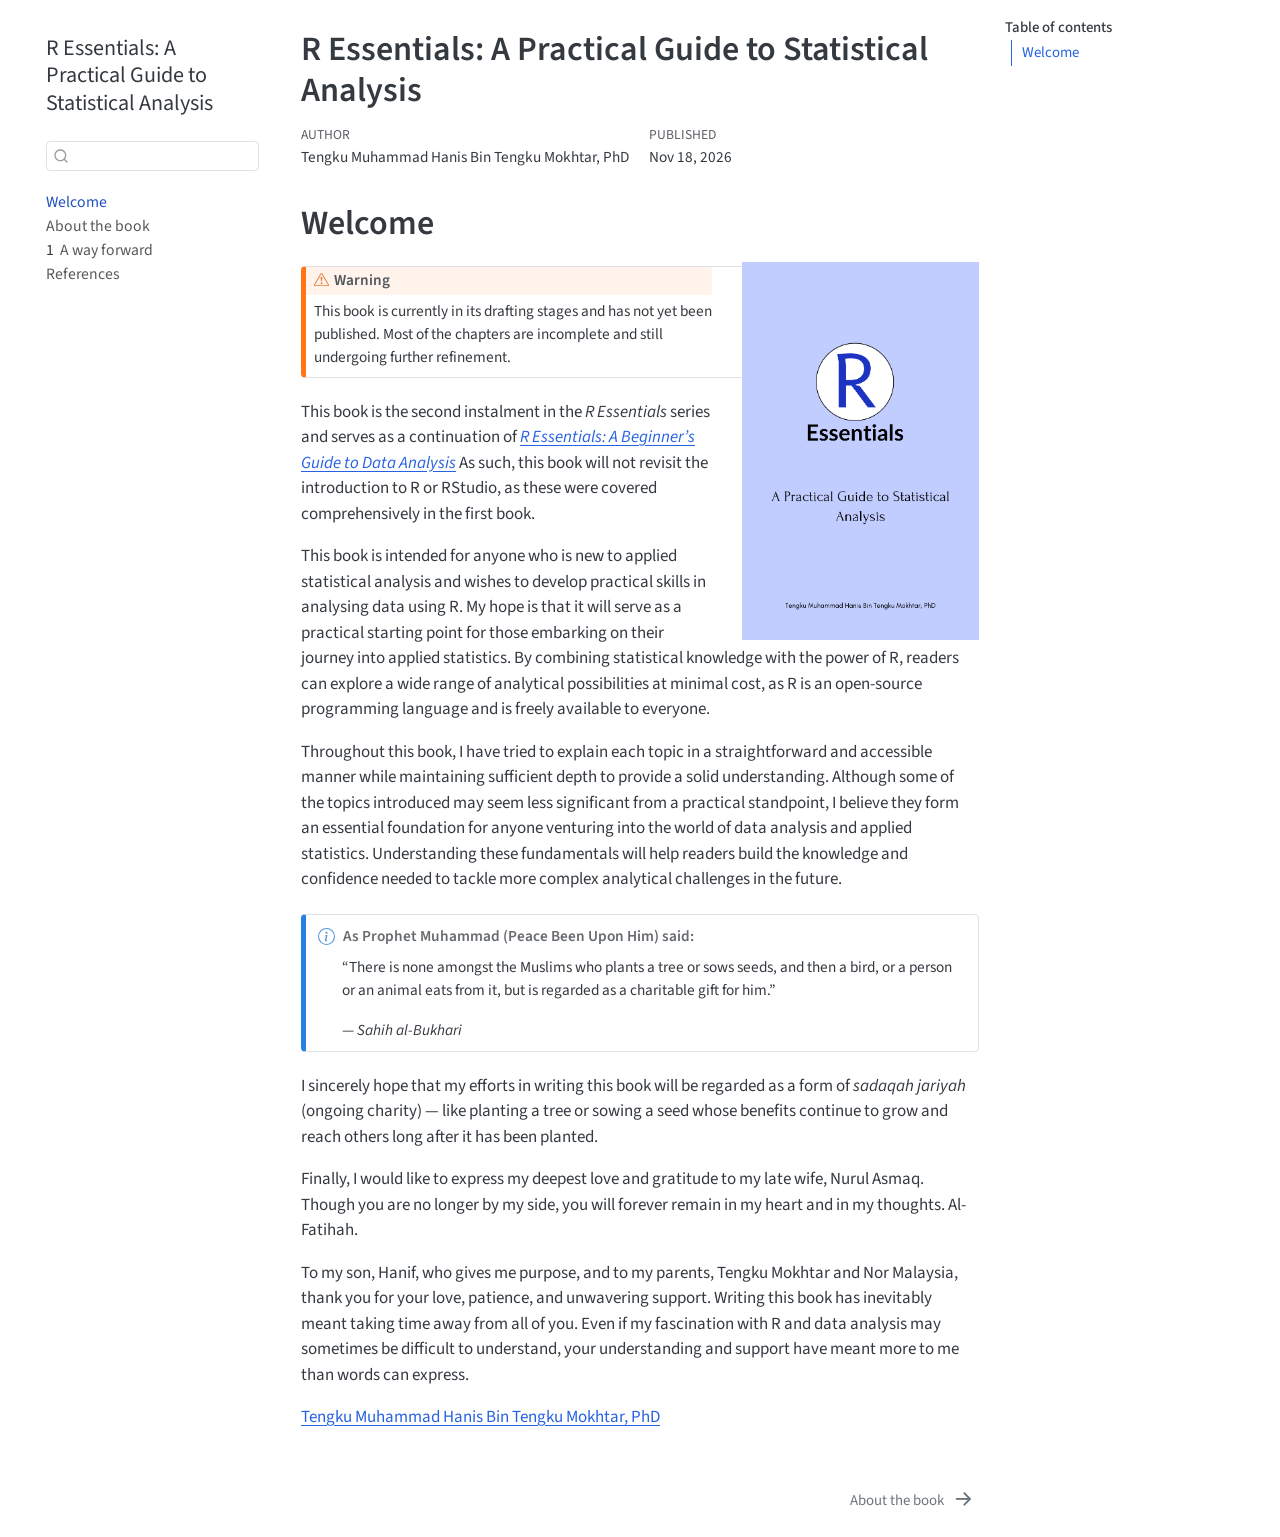
<file: docs/index.html>
<!DOCTYPE html>
<html xmlns="http://www.w3.org/1999/xhtml" lang="en" xml:lang="en"><head>

<meta charset="utf-8">
<meta name="generator" content="quarto-1.9.38">

<meta name="viewport" content="width=device-width, initial-scale=1.0, user-scalable=yes">

<meta name="author" content="Tengku Muhammad Hanis Bin Tengku Mokhtar, PhD">

<title>R Essentials: A Practical Guide to Statistical Analysis</title>
<style>
/* Default styles provided by pandoc.
** See https://pandoc.org/MANUAL.html#variables-for-html for config info.
*/
code{white-space: pre-wrap;}
span.smallcaps{font-variant: small-caps;}
div.columns{display: flex; gap: min(4vw, 1.5em);}
div.column{flex: auto; overflow-x: auto;}
div.hanging-indent{margin-left: 1.5em; text-indent: -1.5em;}
ul.task-list{list-style: none;}
ul.task-list li input[type="checkbox"] {
  width: 0.8em;
  margin: 0 0.8em 0.2em -1em; /* quarto-specific, see https://github.com/quarto-dev/quarto-cli/issues/4556 */ 
  vertical-align: middle;
}
</style>


<script src="site_libs/quarto-nav/quarto-nav.js"></script>
<script src="site_libs/quarto-nav/headroom.min.js"></script>
<script src="site_libs/clipboard/clipboard.min.js"></script>
<script src="site_libs/quarto-search/autocomplete.umd.js"></script>
<script src="site_libs/quarto-search/fuse.min.js"></script>
<script src="site_libs/quarto-search/quarto-search.js"></script>
<meta name="quarto:offset" content="./">
<link href="./about.html" rel="next">
<link href="./images/thumbnail2.png" rel="icon" type="image/png">
<script src="site_libs/quarto-html/quarto.js" type="module"></script>
<script src="site_libs/quarto-html/tabsets/tabsets.js" type="module"></script>
<script src="site_libs/quarto-html/popper.min.js"></script>
<script src="site_libs/quarto-html/tippy.umd.min.js"></script>
<script src="site_libs/quarto-html/anchor.min.js"></script>
<link href="site_libs/quarto-html/tippy.css" rel="stylesheet">
<link href="site_libs/quarto-html/quarto-syntax-highlighting-15634bcf2e68342d4ad2dfa704d543f6.css" rel="stylesheet" id="quarto-text-highlighting-styles">
<script src="site_libs/bootstrap/bootstrap.min.js"></script>
<link href="site_libs/bootstrap/bootstrap-icons.css" rel="stylesheet">
<link href="site_libs/bootstrap/bootstrap-ff9e298185e5e01f162421b0b294a7ca.min.css" rel="stylesheet" append-hash="true" id="quarto-bootstrap" data-mode="light">
<script id="quarto-search-options" type="application/json">{
  "location": "sidebar",
  "copy-button": false,
  "collapse-after": 3,
  "panel-placement": "start",
  "type": "textbox",
  "limit": 50,
  "keyboard-shortcut": [
    "f",
    "/",
    "s"
  ],
  "show-item-context": false,
  "language": {
    "search-no-results-text": "No results",
    "search-matching-documents-text": "matching documents",
    "search-copy-link-title": "Copy link to search",
    "search-hide-matches-text": "Hide additional matches",
    "search-more-match-text": "more match in this document",
    "search-more-matches-text": "more matches in this document",
    "search-clear-button-title": "Clear",
    "search-text-placeholder": "",
    "search-detached-cancel-button-title": "Cancel",
    "search-submit-button-title": "Submit",
    "search-label": "Search"
  }
}</script>


</head>

<body class="nav-sidebar floating quarto-light">

<div id="quarto-search-results"></div>
  <header id="quarto-header" class="headroom fixed-top">
  <nav class="quarto-secondary-nav">
    <div class="container-fluid d-flex">
      <button type="button" class="quarto-btn-toggle btn" data-bs-toggle="collapse" role="button" data-bs-target=".quarto-sidebar-collapse-item" aria-controls="quarto-sidebar" aria-expanded="false" aria-label="Toggle sidebar navigation" onclick="if (window.quartoToggleHeadroom) { window.quartoToggleHeadroom(); }">
        <i class="bi bi-layout-text-sidebar-reverse"></i>
      </button>
        <nav class="quarto-page-breadcrumbs" aria-label="breadcrumb"><ol class="breadcrumb"><li class="breadcrumb-item"><a href="./index.html">Welcome</a></li></ol></nav>
        <a class="flex-grow-1" role="navigation" data-bs-toggle="collapse" data-bs-target=".quarto-sidebar-collapse-item" aria-controls="quarto-sidebar" aria-expanded="false" aria-label="Toggle sidebar navigation" onclick="if (window.quartoToggleHeadroom) { window.quartoToggleHeadroom(); }">      
        </a>
      <button type="button" class="btn quarto-search-button" aria-label="Search" onclick="window.quartoOpenSearch();">
        <i class="bi bi-search"></i>
      </button>
    </div>
  </nav>
</header>
<!-- content -->
<div id="quarto-content" class="quarto-container page-columns page-rows-contents page-layout-article">
<!-- sidebar -->
  <nav id="quarto-sidebar" class="sidebar collapse collapse-horizontal quarto-sidebar-collapse-item sidebar-navigation floating overflow-auto">
    <div class="pt-lg-2 mt-2 text-left sidebar-header">
    <div class="sidebar-title mb-0 py-0">
      <a href="./">R Essentials: A Practical Guide to Statistical Analysis</a> 
    </div>
      </div>
        <div class="mt-2 flex-shrink-0 align-items-center">
        <div class="sidebar-search">
        <div id="quarto-search" class="" title="Search"></div>
        </div>
        </div>
    <div class="sidebar-menu-container"> 
    <ul class="list-unstyled mt-1">
        <li class="sidebar-item">
  <div class="sidebar-item-container"> 
  <a href="./index.html" class="sidebar-item-text sidebar-link active">
 <span class="menu-text">Welcome</span></a>
  </div>
</li>
        <li class="sidebar-item">
  <div class="sidebar-item-container"> 
  <a href="./about.html" class="sidebar-item-text sidebar-link">
 <span class="menu-text">About the book</span></a>
  </div>
</li>
        <li class="sidebar-item">
  <div class="sidebar-item-container"> 
  <a href="./summary.html" class="sidebar-item-text sidebar-link">
 <span class="menu-text"><span class="chapter-number">1</span>&nbsp; <span class="chapter-title">A way forward</span></span></a>
  </div>
</li>
        <li class="sidebar-item">
  <div class="sidebar-item-container"> 
  <a href="./references.html" class="sidebar-item-text sidebar-link">
 <span class="menu-text">References</span></a>
  </div>
</li>
    </ul>
    </div>
</nav>
<div id="quarto-sidebar-glass" class="quarto-sidebar-collapse-item" data-bs-toggle="collapse" data-bs-target=".quarto-sidebar-collapse-item"></div>
<!-- margin-sidebar -->
    <div id="quarto-margin-sidebar" class="sidebar margin-sidebar">
        <nav id="TOC" role="doc-toc" class="toc-active">
    <h2 id="toc-title">Table of contents</h2>
   
  <ul>
  <li><a href="#welcome" id="toc-welcome" class="nav-link active" data-scroll-target="#welcome">Welcome</a></li>
  </ul>
</nav>
    </div>
<!-- main -->
<main class="content" id="quarto-document-content">

<header id="title-block-header" class="quarto-title-block default">
<div class="quarto-title">
<h1 class="title">R Essentials: A Practical Guide to Statistical Analysis</h1>
</div>



<div class="quarto-title-meta">

    <div>
    <div class="quarto-title-meta-heading">Author</div>
    <div class="quarto-title-meta-contents">
             <p>Tengku Muhammad Hanis Bin Tengku Mokhtar, PhD </p>
          </div>
  </div>
    
    <div>
    <div class="quarto-title-meta-heading">Published</div>
    <div class="quarto-title-meta-contents">
      <p class="date">Nov 18, 2026</p>
    </div>
  </div>
  
    
  </div>
  


</header>



<section id="welcome" class="level1 unnumbered">
<h1 class="unnumbered">Welcome</h1><p><img src="images/book_cover.png" title="R Essentials: A Practical Guide to Statistical Analysis" class="quarto-cover-image nolightbox img-fluid"></p>
<div class="callout callout-style-default callout-warning callout-titled">
<div class="callout-header d-flex align-content-center">
<div class="callout-icon-container">
<i class="callout-icon"></i>
</div>
<div class="callout-title-container flex-fill">
Warning
</div>
</div>
<div class="callout-body-container callout-body">
<p>This book is currently in its drafting stages and has not yet been published. Most of the chapters are incomplete and still undergoing further refinement.</p>
</div>
</div>
<p>This book is the second instalment in the <em>R Essentials</em> series and serves as a continuation of <a href="https://tengku-hanis.github.io/r_essential/"><em>R Essentials: A Beginner’s Guide to Data Analysis</em></a> As such, this book will not revisit the introduction to R or RStudio, as these were covered comprehensively in the first book.</p>
<p>This book is intended for anyone who is new to applied statistical analysis and wishes to develop practical skills in analysing data using R. My hope is that it will serve as a practical starting point for those embarking on their journey into applied statistics. By combining statistical knowledge with the power of R, readers can explore a wide range of analytical possibilities at minimal cost, as R is an open-source programming language and is freely available to everyone.</p>
<p>Throughout this book, I have tried to explain each topic in a straightforward and accessible manner while maintaining sufficient depth to provide a solid understanding. Although some of the topics introduced may seem less significant from a practical standpoint, I believe they form an essential foundation for anyone venturing into the world of data analysis and applied statistics. Understanding these fundamentals will help readers build the knowledge and confidence needed to tackle more complex analytical challenges in the future.</p>
<div class="callout callout-style-simple callout-note callout-titled">
<div class="callout-header d-flex align-content-center">
<div class="callout-icon-container">
<i class="callout-icon"></i>
</div>
<div class="callout-title-container flex-fill">
<span class="screen-reader-only">Note</span>As Prophet Muhammad (Peace Been Upon Him) said:
</div>
</div>
<div class="callout-body-container callout-body">
<p>“There is none amongst the Muslims who plants a tree or sows seeds, and then a bird, or a person or an animal eats from it, but is regarded as a charitable gift for him.”</p>
<p>— <em>Sahih al-Bukhari</em></p>
</div>
</div>
<p>I sincerely hope that my efforts in writing this book will be regarded as a form of <em>sadaqah jariyah</em> (ongoing charity) — like planting a tree or sowing a seed whose benefits continue to grow and reach others long after it has been planted.</p>
<p>Finally, I would like to express my deepest love and gratitude to my late wife, Nurul Asmaq. Though you are no longer by my side, you will forever remain in my heart and in my thoughts. Al-Fatihah.</p>
<p>To my son, Hanif, who gives me purpose, and to my parents, Tengku Mokhtar and Nor Malaysia, thank you for your love, patience, and unwavering support. Writing this book has inevitably meant taking time away from all of you. Even if my fascination with R and data analysis may sometimes be difficult to understand, your understanding and support have meant more to me than words can express.</p>
<p><a href="https://tengkuhanis.netlify.app/">Tengku Muhammad Hanis Bin Tengku Mokhtar, PhD</a></p>


</section>

</main> <!-- /main -->
<script id="quarto-html-after-body" type="application/javascript">
  window.document.addEventListener("DOMContentLoaded", function (event) {
    const icon = "";
    const anchorJS = new window.AnchorJS();
    anchorJS.options = {
      placement: 'right',
      icon: icon
    };
    anchorJS.add('.anchored');
    const isCodeAnnotation = (el) => {
      for (const clz of el.classList) {
        if (clz.startsWith('code-annotation-')) {                     
          return true;
        }
      }
      return false;
    }
    const onCopySuccess = function(e) {
      // button target
      const button = e.trigger;
      // don't keep focus
      button.blur();
      // flash "checked"
      button.classList.add('code-copy-button-checked');
      var currentTitle = button.getAttribute("title");
      button.setAttribute("title", "Copied!");
      let tooltip;
      if (window.bootstrap) {
        button.setAttribute("data-bs-toggle", "tooltip");
        button.setAttribute("data-bs-placement", "left");
        button.setAttribute("data-bs-title", "Copied!");
        tooltip = new bootstrap.Tooltip(button, 
          { trigger: "manual", 
            customClass: "code-copy-button-tooltip",
            offset: [0, -8]});
        tooltip.show();    
      }
      setTimeout(function() {
        if (tooltip) {
          tooltip.hide();
          button.removeAttribute("data-bs-title");
          button.removeAttribute("data-bs-toggle");
          button.removeAttribute("data-bs-placement");
        }
        button.setAttribute("title", currentTitle);
        button.classList.remove('code-copy-button-checked');
      }, 1000);
      // clear code selection
      e.clearSelection();
    }
    const getTextToCopy = function(trigger) {
      const outerScaffold = trigger.parentElement.cloneNode(true);
      const codeEl = outerScaffold.querySelector('code');
      for (const childEl of codeEl.children) {
        if (isCodeAnnotation(childEl)) {
          childEl.remove();
        }
      }
      return codeEl.innerText;
    }
    const clipboard = new window.ClipboardJS('.code-copy-button:not([data-in-quarto-modal])', {
      text: getTextToCopy
    });
    clipboard.on('success', onCopySuccess);
    if (window.document.getElementById('quarto-embedded-source-code-modal')) {
      const clipboardModal = new window.ClipboardJS('.code-copy-button[data-in-quarto-modal]', {
        text: getTextToCopy,
        container: window.document.getElementById('quarto-embedded-source-code-modal')
      });
      clipboardModal.on('success', onCopySuccess);
    }
      var localhostRegex = new RegExp(/^(?:http|https):\/\/localhost\:?[0-9]*\//);
      var mailtoRegex = new RegExp(/^mailto:/);
        var filterRegex = new RegExp('/' + window.location.host + '/');
      var isInternal = (href) => {
          return filterRegex.test(href) || localhostRegex.test(href) || mailtoRegex.test(href);
      }
      // Inspect non-navigation links and adorn them if external
     var links = window.document.querySelectorAll('a[href]:not(.nav-link):not(.navbar-brand):not(.toc-action):not(.sidebar-link):not(.sidebar-item-toggle):not(.pagination-link):not(.no-external):not([aria-hidden]):not(.dropdown-item):not(.quarto-navigation-tool):not(.about-link)');
      for (var i=0; i<links.length; i++) {
        const link = links[i];
        if (!isInternal(link.href)) {
          // undo the damage that might have been done by quarto-nav.js in the case of
          // links that we want to consider external
          if (link.dataset.originalHref !== undefined) {
            link.href = link.dataset.originalHref;
          }
        }
      }
    function tippyHover(el, contentFn, onTriggerFn, onUntriggerFn) {
      const config = {
        allowHTML: true,
        maxWidth: 500,
        delay: 100,
        arrow: false,
        appendTo: function(el) {
            return el.parentElement;
        },
        interactive: true,
        interactiveBorder: 10,
        theme: 'quarto',
        placement: 'bottom-start',
      };
      if (contentFn) {
        config.content = contentFn;
      }
      if (onTriggerFn) {
        config.onTrigger = onTriggerFn;
      }
      if (onUntriggerFn) {
        config.onUntrigger = onUntriggerFn;
      }
      window.tippy(el, config); 
    }
    const noterefs = window.document.querySelectorAll('a[role="doc-noteref"]');
    for (var i=0; i<noterefs.length; i++) {
      const ref = noterefs[i];
      tippyHover(ref, function() {
        // use id or data attribute instead here
        let href = ref.getAttribute('data-footnote-href') || ref.getAttribute('href');
        try { href = new URL(href).hash; } catch {}
        const id = href.replace(/^#\/?/, "");
        const note = window.document.getElementById(id);
        if (note) {
          return note.innerHTML;
        } else {
          return "";
        }
      });
    }
    const xrefs = window.document.querySelectorAll('a.quarto-xref');
    const processXRef = (id, note) => {
      // Strip column container classes
      const stripColumnClz = (el) => {
        el.classList.remove("page-full", "page-columns");
        if (el.children) {
          for (const child of el.children) {
            stripColumnClz(child);
          }
        }
      }
      stripColumnClz(note)
      if (id === null || id.startsWith('sec-')) {
        // Special case sections, only their first couple elements
        const container = document.createElement("div");
        if (note.children && note.children.length > 2) {
          container.appendChild(note.children[0].cloneNode(true));
          for (let i = 1; i < note.children.length; i++) {
            const child = note.children[i];
            if (child.tagName === "P" && child.innerText === "") {
              continue;
            } else {
              container.appendChild(child.cloneNode(true));
              break;
            }
          }
          if (window.Quarto?.typesetMath) {
            window.Quarto.typesetMath(container);
          }
          return container.innerHTML
        } else {
          if (window.Quarto?.typesetMath) {
            window.Quarto.typesetMath(note);
          }
          return note.innerHTML;
        }
      } else {
        // Remove any anchor links if they are present
        const anchorLink = note.querySelector('a.anchorjs-link');
        if (anchorLink) {
          anchorLink.remove();
        }
        if (window.Quarto?.typesetMath) {
          window.Quarto.typesetMath(note);
        }
        if (note.classList.contains("callout")) {
          return note.outerHTML;
        } else {
          return note.innerHTML;
        }
      }
    }
    for (var i=0; i<xrefs.length; i++) {
      const xref = xrefs[i];
      tippyHover(xref, undefined, function(instance) {
        instance.disable();
        let url = xref.getAttribute('href');
        let hash = undefined; 
        if (url.startsWith('#')) {
          hash = url;
        } else {
          try { hash = new URL(url).hash; } catch {}
        }
        if (hash) {
          const id = hash.replace(/^#\/?/, "");
          const note = window.document.getElementById(id);
          if (note !== null) {
            try {
              const html = processXRef(id, note.cloneNode(true));
              instance.setContent(html);
            } finally {
              instance.enable();
              instance.show();
            }
          } else {
            // See if we can fetch this
            fetch(url.split('#')[0])
            .then(res => res.text())
            .then(html => {
              const parser = new DOMParser();
              const htmlDoc = parser.parseFromString(html, "text/html");
              const note = htmlDoc.getElementById(id);
              if (note !== null) {
                const html = processXRef(id, note);
                instance.setContent(html);
              } 
            }).finally(() => {
              instance.enable();
              instance.show();
            });
          }
        } else {
          // See if we can fetch a full url (with no hash to target)
          // This is a special case and we should probably do some content thinning / targeting
          fetch(url)
          .then(res => res.text())
          .then(html => {
            const parser = new DOMParser();
            const htmlDoc = parser.parseFromString(html, "text/html");
            const note = htmlDoc.querySelector('main.content');
            if (note !== null) {
              // This should only happen for chapter cross references
              // (since there is no id in the URL)
              // remove the first header
              if (note.children.length > 0 && note.children[0].tagName === "HEADER") {
                note.children[0].remove();
              }
              const html = processXRef(null, note);
              instance.setContent(html);
            } 
          }).finally(() => {
            instance.enable();
            instance.show();
          });
        }
      }, function(instance) {
      });
    }
        let selectedAnnoteEl;
        const selectorForAnnotation = ( cell, annotation) => {
          let cellAttr = 'data-code-cell="' + cell + '"';
          let lineAttr = 'data-code-annotation="' +  annotation + '"';
          const selector = 'span[' + cellAttr + '][' + lineAttr + ']';
          return selector;
        }
        const selectCodeLines = (annoteEl) => {
          const doc = window.document;
          const targetCell = annoteEl.getAttribute("data-target-cell");
          const targetAnnotation = annoteEl.getAttribute("data-target-annotation");
          const annoteSpan = window.document.querySelector(selectorForAnnotation(targetCell, targetAnnotation));
          const lines = annoteSpan.getAttribute("data-code-lines").split(",");
          const lineIds = lines.map((line) => {
            return targetCell + "-" + line;
          })
          let top = null;
          let height = null;
          let parent = null;
          if (lineIds.length > 0) {
              //compute the position of the single el (top and bottom and make a div)
              const el = window.document.getElementById(lineIds[0]);
              top = el.offsetTop;
              height = el.offsetHeight;
              parent = el.parentElement.parentElement;
            if (lineIds.length > 1) {
              const lastEl = window.document.getElementById(lineIds[lineIds.length - 1]);
              const bottom = lastEl.offsetTop + lastEl.offsetHeight;
              height = bottom - top;
            }
            if (top !== null && height !== null && parent !== null) {
              // cook up a div (if necessary) and position it 
              let div = window.document.getElementById("code-annotation-line-highlight");
              if (div === null) {
                div = window.document.createElement("div");
                div.setAttribute("id", "code-annotation-line-highlight");
                div.style.position = 'absolute';
                parent.appendChild(div);
              }
              div.style.top = top - 2 + "px";
              div.style.height = height + 4 + "px";
              div.style.left = 0;
              let gutterDiv = window.document.getElementById("code-annotation-line-highlight-gutter");
              if (gutterDiv === null) {
                gutterDiv = window.document.createElement("div");
                gutterDiv.setAttribute("id", "code-annotation-line-highlight-gutter");
                gutterDiv.style.position = 'absolute';
                const codeCell = window.document.getElementById(targetCell);
                const gutter = codeCell.querySelector('.code-annotation-gutter');
                gutter.appendChild(gutterDiv);
              }
              gutterDiv.style.top = top - 2 + "px";
              gutterDiv.style.height = height + 4 + "px";
            }
            selectedAnnoteEl = annoteEl;
          }
        };
        const unselectCodeLines = () => {
          const elementsIds = ["code-annotation-line-highlight", "code-annotation-line-highlight-gutter"];
          elementsIds.forEach((elId) => {
            const div = window.document.getElementById(elId);
            if (div) {
              div.remove();
            }
          });
          selectedAnnoteEl = undefined;
        };
          // Handle positioning of the toggle
      window.addEventListener(
        "resize",
        throttle(() => {
          elRect = undefined;
          if (selectedAnnoteEl) {
            selectCodeLines(selectedAnnoteEl);
          }
        }, 10)
      );
      function throttle(fn, ms) {
      let throttle = false;
      let timer;
        return (...args) => {
          if(!throttle) { // first call gets through
              fn.apply(this, args);
              throttle = true;
          } else { // all the others get throttled
              if(timer) clearTimeout(timer); // cancel #2
              timer = setTimeout(() => {
                fn.apply(this, args);
                timer = throttle = false;
              }, ms);
          }
        };
      }
        // Attach click handler to the DT
        const annoteDls = window.document.querySelectorAll('dt[data-target-cell]');
        for (const annoteDlNode of annoteDls) {
          annoteDlNode.addEventListener('click', (event) => {
            const clickedEl = event.target;
            if (clickedEl !== selectedAnnoteEl) {
              unselectCodeLines();
              const activeEl = window.document.querySelector('dt[data-target-cell].code-annotation-active');
              if (activeEl) {
                activeEl.classList.remove('code-annotation-active');
              }
              selectCodeLines(clickedEl);
              clickedEl.classList.add('code-annotation-active');
            } else {
              // Unselect the line
              unselectCodeLines();
              clickedEl.classList.remove('code-annotation-active');
            }
          });
        }
    const findCites = (el) => {
      const parentEl = el.parentElement;
      if (parentEl) {
        const cites = parentEl.dataset.cites;
        if (cites) {
          return {
            el,
            cites: cites.split(' ')
          };
        } else {
          return findCites(el.parentElement)
        }
      } else {
        return undefined;
      }
    };
    var bibliorefs = window.document.querySelectorAll('a[role="doc-biblioref"]');
    for (var i=0; i<bibliorefs.length; i++) {
      const ref = bibliorefs[i];
      const citeInfo = findCites(ref);
      if (citeInfo) {
        tippyHover(citeInfo.el, function() {
          var popup = window.document.createElement('div');
          citeInfo.cites.forEach(function(cite) {
            var citeDiv = window.document.createElement('div');
            citeDiv.classList.add('hanging-indent');
            citeDiv.classList.add('csl-entry');
            var biblioDiv = window.document.getElementById('ref-' + cite);
            if (biblioDiv) {
              citeDiv.innerHTML = biblioDiv.innerHTML;
            }
            popup.appendChild(citeDiv);
          });
          return popup.innerHTML;
        });
      }
    }
  });
  </script>
<nav class="page-navigation">
  <div class="nav-page nav-page-previous">
  </div>
  <div class="nav-page nav-page-next">
      <a href="./about.html" class="pagination-link" aria-label="About the book">
        <span class="nav-page-text">About the book</span> <i class="bi bi-arrow-right-short"></i>
      </a>
  </div>
</nav>
</div> <!-- /content -->




</body></html>
</file>
<file: docs/site_libs/quarto-html/tippy.css>
.tippy-box[data-animation=fade][data-state=hidden]{opacity:0}[data-tippy-root]{max-width:calc(100vw - 10px)}.tippy-box{position:relative;background-color:#333;color:#fff;border-radius:4px;font-size:14px;line-height:1.4;white-space:normal;outline:0;transition-property:transform,visibility,opacity}.tippy-box[data-placement^=top]>.tippy-arrow{bottom:0}.tippy-box[data-placement^=top]>.tippy-arrow:before{bottom:-7px;left:0;border-width:8px 8px 0;border-top-color:initial;transform-origin:center top}.tippy-box[data-placement^=bottom]>.tippy-arrow{top:0}.tippy-box[data-placement^=bottom]>.tippy-arrow:before{top:-7px;left:0;border-width:0 8px 8px;border-bottom-color:initial;transform-origin:center bottom}.tippy-box[data-placement^=left]>.tippy-arrow{right:0}.tippy-box[data-placement^=left]>.tippy-arrow:before{border-width:8px 0 8px 8px;border-left-color:initial;right:-7px;transform-origin:center left}.tippy-box[data-placement^=right]>.tippy-arrow{left:0}.tippy-box[data-placement^=right]>.tippy-arrow:before{left:-7px;border-width:8px 8px 8px 0;border-right-color:initial;transform-origin:center right}.tippy-box[data-inertia][data-state=visible]{transition-timing-function:cubic-bezier(.54,1.5,.38,1.11)}.tippy-arrow{width:16px;height:16px;color:#333}.tippy-arrow:before{content:"";position:absolute;border-color:transparent;border-style:solid}.tippy-content{position:relative;padding:5px 9px;z-index:1}
</file>
<file: docs/site_libs/quarto-html/quarto-syntax-highlighting-15634bcf2e68342d4ad2dfa704d543f6.css>
/* quarto syntax highlight colors */
:root {
  --quarto-hl-ot-color: #003B4F;
  --quarto-hl-at-color: #657422;
  --quarto-hl-ss-color: #20794D;
  --quarto-hl-an-color: #5E5E5E;
  --quarto-hl-fu-color: #4758AB;
  --quarto-hl-st-color: #20794D;
  --quarto-hl-cf-color: #003B4F;
  --quarto-hl-op-color: #5E5E5E;
  --quarto-hl-er-color: #AD0000;
  --quarto-hl-bn-color: #AD0000;
  --quarto-hl-al-color: #AD0000;
  --quarto-hl-va-color: #111111;
  --quarto-hl-bu-color: inherit;
  --quarto-hl-ex-color: inherit;
  --quarto-hl-pp-color: #AD0000;
  --quarto-hl-in-color: #5E5E5E;
  --quarto-hl-vs-color: #20794D;
  --quarto-hl-wa-color: #5E5E5E;
  --quarto-hl-do-color: #5E5E5E;
  --quarto-hl-im-color: #00769E;
  --quarto-hl-ch-color: #20794D;
  --quarto-hl-dt-color: #AD0000;
  --quarto-hl-fl-color: #AD0000;
  --quarto-hl-co-color: #5E5E5E;
  --quarto-hl-cv-color: #5E5E5E;
  --quarto-hl-cn-color: #8f5902;
  --quarto-hl-sc-color: #5E5E5E;
  --quarto-hl-dv-color: #AD0000;
  --quarto-hl-kw-color: #003B4F;
}

/* other quarto variables */
:root {
  --quarto-font-monospace: SFMono-Regular, Menlo, Monaco, Consolas, "Liberation Mono", "Courier New", monospace;
}

/* syntax highlight based on Pandoc's rules */
pre > code.sourceCode > span {
  color: #003B4F;
}

code.sourceCode > span {
  color: #003B4F;
}

div.sourceCode,
div.sourceCode pre.sourceCode {
  color: #003B4F;
}

/* Normal */
code span {
  color: #003B4F;
}

/* Alert */
code span.al {
  color: #AD0000;
  font-style: inherit;
}

/* Annotation */
code span.an {
  color: #5E5E5E;
  font-style: inherit;
}

/* Attribute */
code span.at {
  color: #657422;
  font-style: inherit;
}

/* BaseN */
code span.bn {
  color: #AD0000;
  font-style: inherit;
}

/* BuiltIn */
code span.bu {
  font-style: inherit;
}

/* ControlFlow */
code span.cf {
  color: #003B4F;
  font-weight: bold;
  font-style: inherit;
}

/* Char */
code span.ch {
  color: #20794D;
  font-style: inherit;
}

/* Constant */
code span.cn {
  color: #8f5902;
  font-style: inherit;
}

/* Comment */
code span.co {
  color: #5E5E5E;
  font-style: inherit;
}

/* CommentVar */
code span.cv {
  color: #5E5E5E;
  font-style: italic;
}

/* Documentation */
code span.do {
  color: #5E5E5E;
  font-style: italic;
}

/* DataType */
code span.dt {
  color: #AD0000;
  font-style: inherit;
}

/* DecVal */
code span.dv {
  color: #AD0000;
  font-style: inherit;
}

/* Error */
code span.er {
  color: #AD0000;
  font-style: inherit;
}

/* Extension */
code span.ex {
  font-style: inherit;
}

/* Float */
code span.fl {
  color: #AD0000;
  font-style: inherit;
}

/* Function */
code span.fu {
  color: #4758AB;
  font-style: inherit;
}

/* Import */
code span.im {
  color: #00769E;
  font-style: inherit;
}

/* Information */
code span.in {
  color: #5E5E5E;
  font-style: inherit;
}

/* Keyword */
code span.kw {
  color: #003B4F;
  font-weight: bold;
  font-style: inherit;
}

/* Operator */
code span.op {
  color: #5E5E5E;
  font-style: inherit;
}

/* Other */
code span.ot {
  color: #003B4F;
  font-style: inherit;
}

/* Preprocessor */
code span.pp {
  color: #AD0000;
  font-style: inherit;
}

/* SpecialChar */
code span.sc {
  color: #5E5E5E;
  font-style: inherit;
}

/* SpecialString */
code span.ss {
  color: #20794D;
  font-style: inherit;
}

/* String */
code span.st {
  color: #20794D;
  font-style: inherit;
}

/* Variable */
code span.va {
  color: #111111;
  font-style: inherit;
}

/* VerbatimString */
code span.vs {
  color: #20794D;
  font-style: inherit;
}

/* Warning */
code span.wa {
  color: #5E5E5E;
  font-style: italic;
}

.prevent-inlining {
  content: "</";
}

/*# sourceMappingURL=f23921c56f73e400b49028c9186a1aa0.css.map */
</file>
